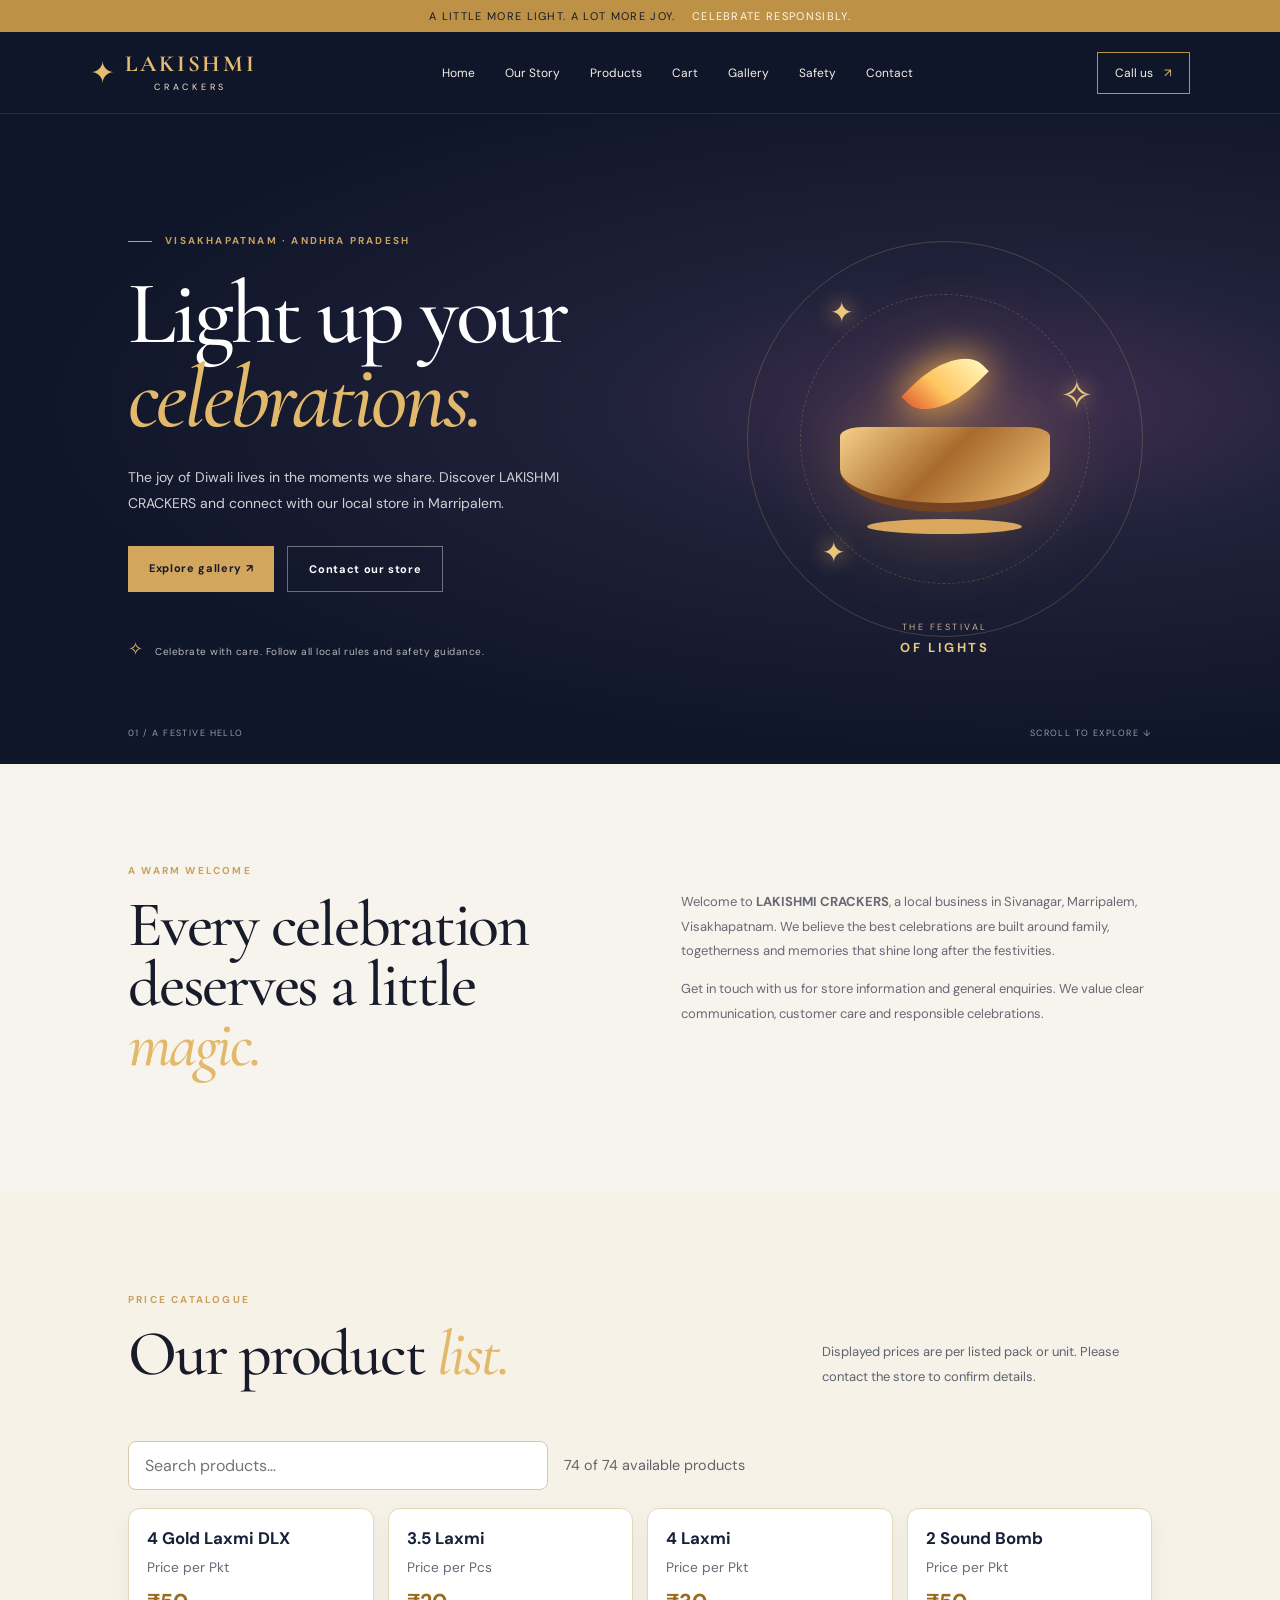
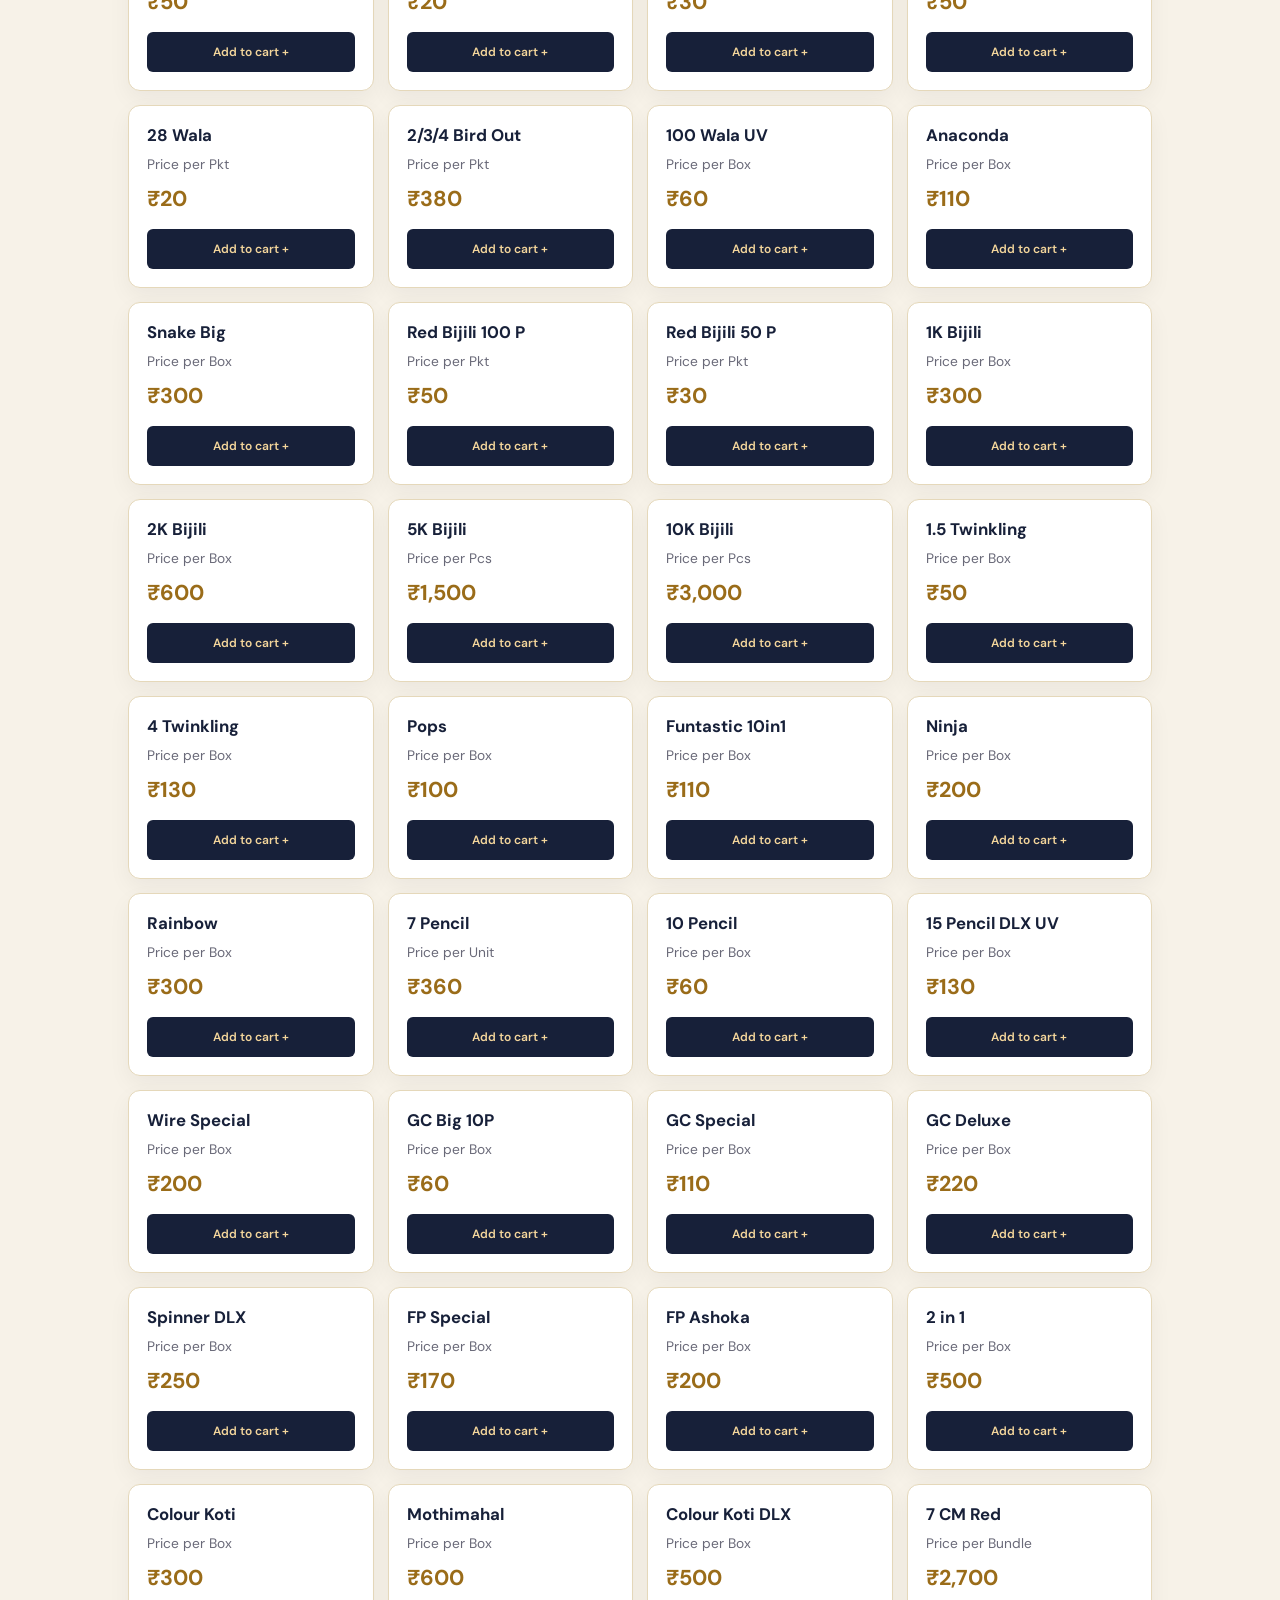
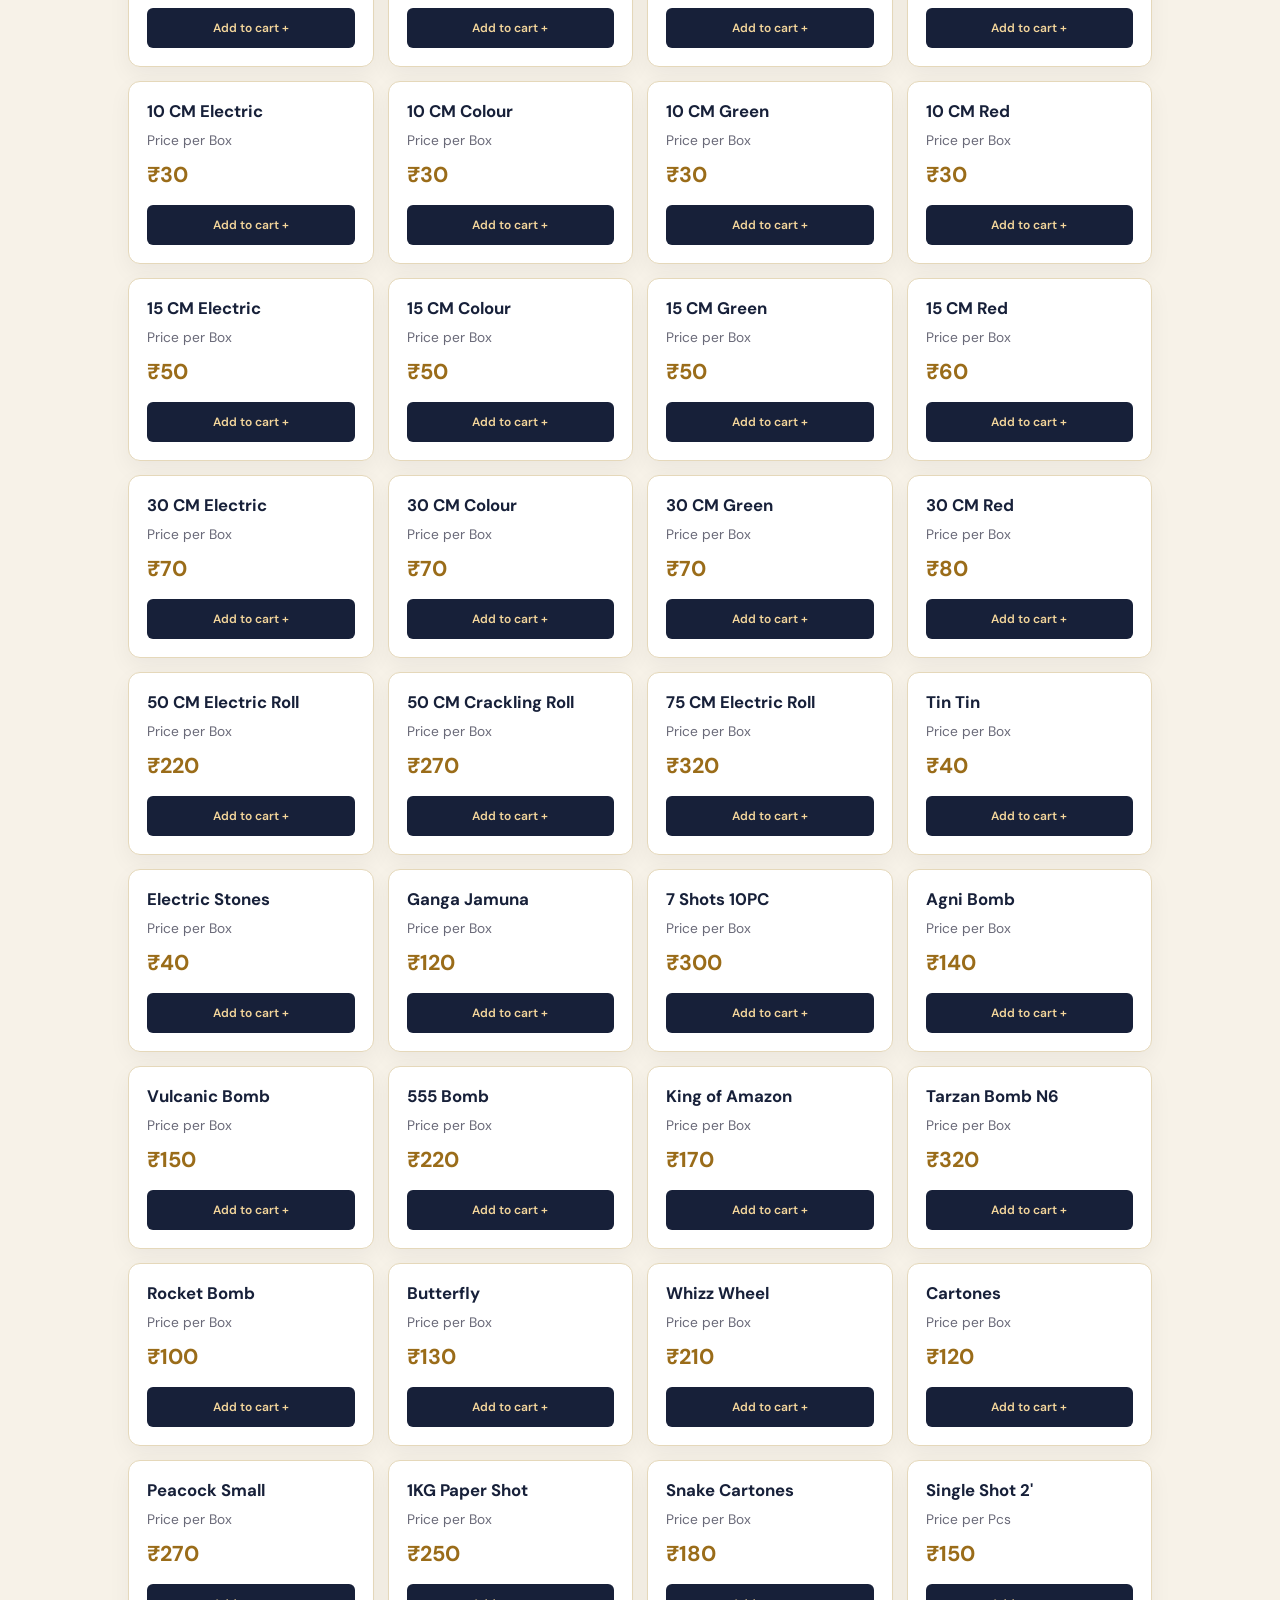
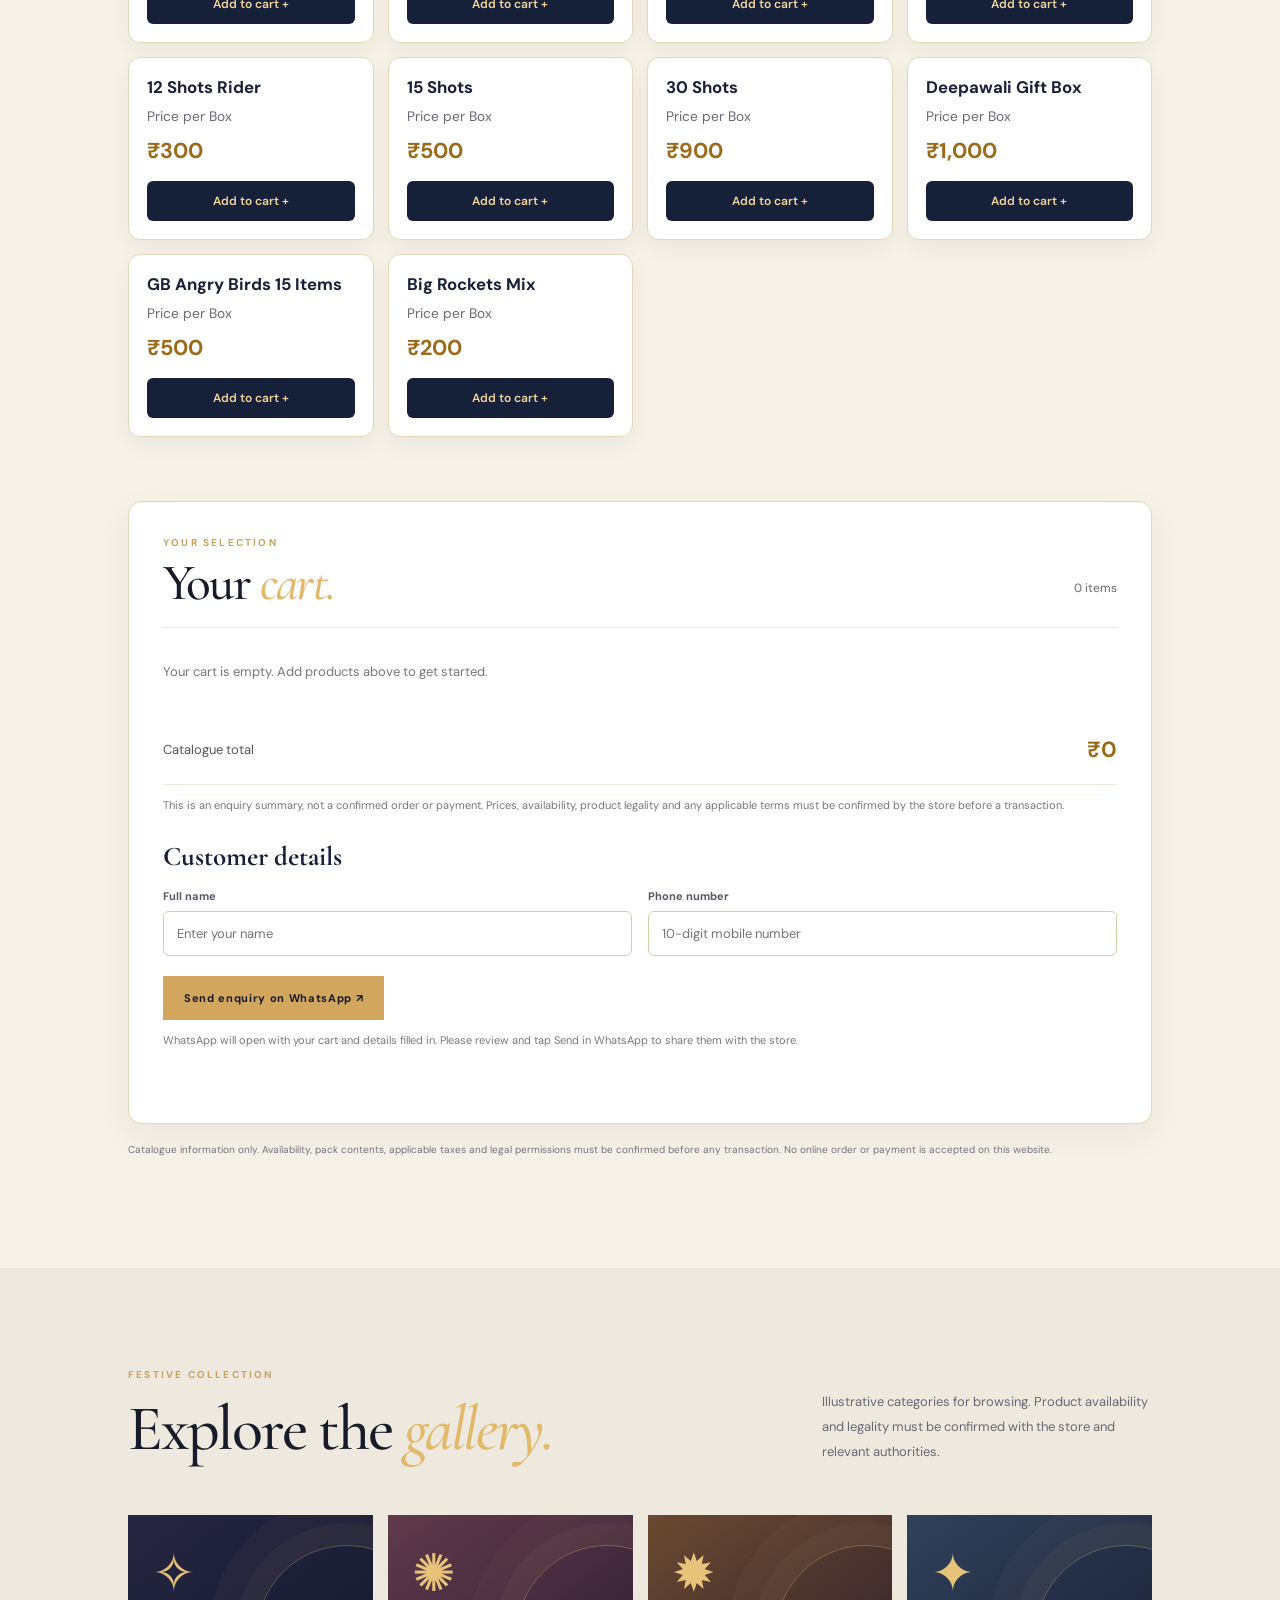
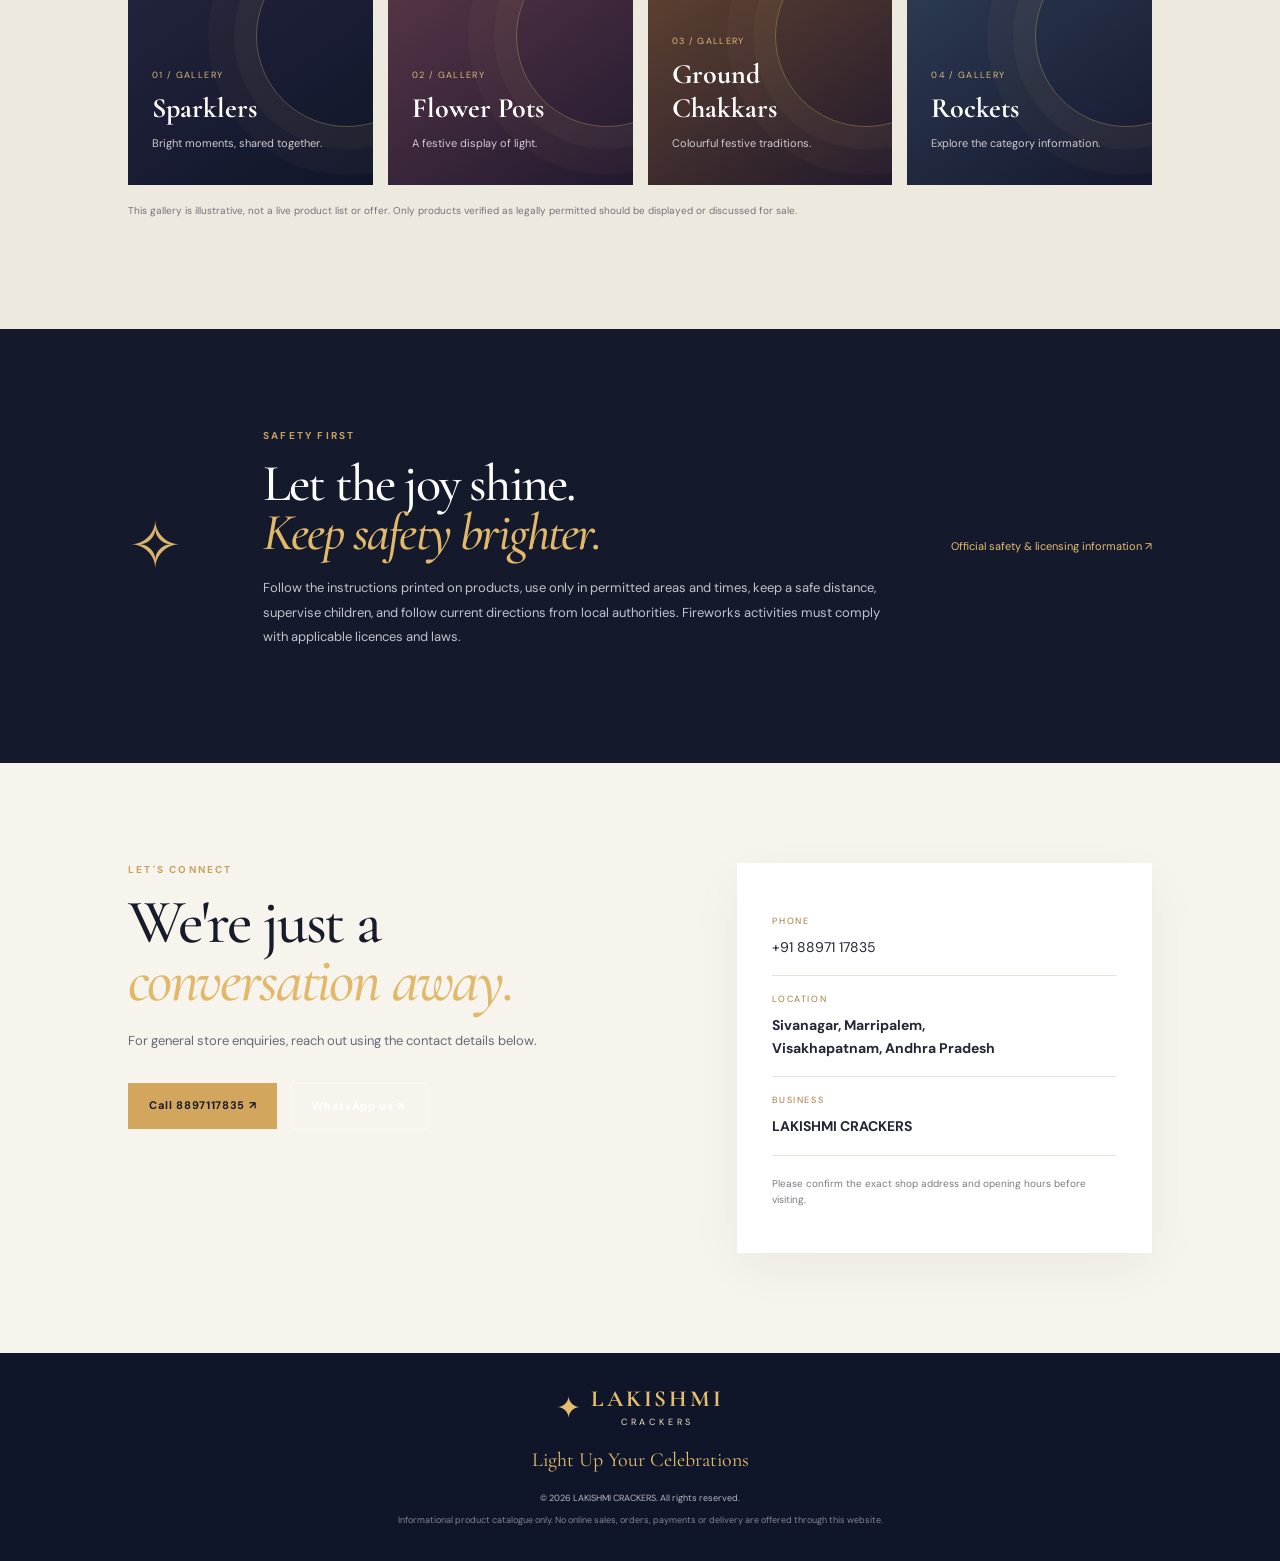
<file: index.html>
<!doctype html>
<html lang="en">
<head>
  <meta charset="utf-8">
  <meta name="viewport" content="width=device-width, initial-scale=1">
  <meta name="description" content="LAKISHMI CRACKERS — festive information and store enquiries in Marripalem, Visakhapatnam.">
  <meta name="theme-color" content="#101629">
  <title>LAKISHMI CRACKERS | Light Up Your Celebrations</title>
  <link rel="preconnect" href="https://fonts.googleapis.com">
  <link rel="preconnect" href="https://fonts.gstatic.com" crossorigin>
  <link href="https://fonts.googleapis.com/css2?family=Cormorant+Garamond:wght@500;600;700&family=DM+Sans:wght@400;500;600;700&display=swap" rel="stylesheet">
  <link rel="stylesheet" href="style.css">
  <script defer src="products.js"></script>
  <script defer src="script.js"></script>
</head>
<body>
  <div class="announcement">A little more light. A lot more joy. <span>Celebrate responsibly.</span></div>
  <header class="site-header">
    <a class="brand" href="#home" aria-label="Lakishmi Crackers home">
      <span class="brand-mark">✦</span>
      <span><strong>LAKISHMI</strong><small>CRACKERS</small></span>
    </a>
    <button class="menu-toggle" aria-label="Open navigation" aria-expanded="false">☰</button>
    <nav class="nav">
      <a href="#home">Home</a><a href="#about">Our Story</a><a href="#products">Products</a><a href="#cart">Cart</a><a href="#gallery">Gallery</a><a href="#safety">Safety</a><a href="#contact">Contact</a>
    </nav>
    <a class="header-call" href="tel:8897117835">Call us <span>↗</span></a>
  </header>

  <main>
    <section class="hero" id="home">
      <div class="hero-glow"></div>
      <div class="hero-content">
        <p class="eyebrow"><span></span> VISAKHAPATNAM · ANDHRA PRADESH</p>
        <h1>Light up your<br><em>celebrations.</em></h1>
        <p class="hero-copy">The joy of Diwali lives in the moments we share. Discover LAKISHMI CRACKERS and connect with our local store in Marripalem.</p>
        <div class="hero-actions">
          <a class="button button-gold" href="#gallery">Explore gallery <span>↗</span></a>
          <a class="button button-outline" href="#contact">Contact our store</a>
        </div>
        <div class="hero-note"><span>✧</span> Celebrate with care. Follow all local rules and safety guidance.</div>
      </div>
      <div class="hero-art" aria-label="Decorative festive diya illustration">
        <div class="orbit orbit-one"></div><div class="orbit orbit-two"></div>
        <div class="spark spark-a">✦</div><div class="spark spark-b">✧</div><div class="spark spark-c">✦</div>
        <div class="diya"><div class="flame"></div><div class="bowl"></div><div class="diya-base"></div></div>
        <div class="art-caption">THE FESTIVAL<br><b>OF LIGHTS</b></div>
      </div>
      <div class="hero-bottom"><span>01 / A FESTIVE HELLO</span><span>SCROLL TO EXPLORE ↓</span></div>
    </section>

    <section class="intro section" id="about">
      <div class="section-kicker">A WARM WELCOME</div>
      <div class="intro-grid">
        <h2>Every celebration<br>deserves a little <em>magic.</em></h2>
        <div><p>Welcome to <b>LAKISHMI CRACKERS</b>, a local business in Sivanagar, Marripalem, Visakhapatnam. We believe the best celebrations are built around family, togetherness and memories that shine long after the festivities.</p><p>Get in touch with us for store information and general enquiries. We value clear communication, customer care and responsible celebrations.</p></div>
      </div>
    </section>

    <section class="products section" id="products">
      <div class="section-heading"><div><div class="section-kicker">PRICE CATALOGUE</div><h2>Our product <em>list.</em></h2></div><p>Displayed prices are per listed pack or unit. Please contact the store to confirm details.</p></div>
      <div class="product-tools"><input id="product-search" type="search" placeholder="Search products…" aria-label="Search products"><span id="product-count" aria-live="polite"></span></div>
      <div class="product-grid" id="product-grid"></div>
      <p class="gallery-disclaimer" id="product-empty">Products will appear here after the shop marks them as available in the local price editor.</p>
      <section class="cart-panel" id="cart" aria-labelledby="cart-title">
        <div class="section-kicker">YOUR SELECTION</div>
        <div class="cart-heading"><h2 id="cart-title">Your <em>cart.</em></h2><span id="cart-count">0 items</span></div>
        <div id="cart-items" class="cart-items" aria-live="polite"><p class="cart-empty">Your cart is empty. Add products above to get started.</p></div>
        <div class="cart-total"><span>Catalogue total</span><strong id="cart-total">₹0</strong></div>
        <p class="cart-note">This is an enquiry summary, not a confirmed order or payment. Prices, availability, product legality and any applicable terms must be confirmed by the store before a transaction.</p>
        <form id="customer-form" class="customer-form">
          <h3>Customer details</h3>
          <div class="customer-fields">
            <label>Full name<input id="customer-name" name="name" type="text" autocomplete="name" maxlength="80" placeholder="Enter your name" required></label>
            <label>Phone number<input id="customer-phone" name="phone" type="tel" inputmode="numeric" autocomplete="tel" maxlength="10" pattern="[6-9][0-9]{9}" placeholder="10-digit mobile number" required></label>
          </div>
          <button class="button button-gold whatsapp-submit" type="submit">Send enquiry on WhatsApp ↗</button>
          <p class="whatsapp-hint">WhatsApp will open with your cart and details filled in. Please review and tap Send in WhatsApp to share them with the store.</p>
          <p id="cart-feedback" class="cart-feedback" role="status" aria-live="polite"></p>
        </form>
      </section>
      <p class="gallery-disclaimer">Catalogue information only. Availability, pack contents, applicable taxes and legal permissions must be confirmed before any transaction. No online order or payment is accepted on this website.</p>
    </section>

    <section class="gallery section" id="gallery">
      <div class="section-heading"><div><div class="section-kicker">FESTIVE COLLECTION</div><h2>Explore the <em>gallery.</em></h2></div><p>Illustrative categories for browsing. Product availability and legality must be confirmed with the store and relevant authorities.</p></div>
      <div class="category-grid">
        <article class="category-card card-spark"><div class="category-symbol">✧</div><div><small>01 / GALLERY</small><h3>Sparklers</h3><p>Bright moments, shared together.</p></div></article>
        <article class="category-card card-flower"><div class="category-symbol">✺</div><div><small>02 / GALLERY</small><h3>Flower Pots</h3><p>A festive display of light.</p></div></article>
        <article class="category-card card-wheel"><div class="category-symbol">✹</div><div><small>03 / GALLERY</small><h3>Ground Chakkars</h3><p>Colourful festive traditions.</p></div></article>
        <article class="category-card card-sky"><div class="category-symbol">✦</div><div><small>04 / GALLERY</small><h3>Rockets</h3><p>Explore the category information.</p></div></article>
      </div>
      <p class="gallery-disclaimer">This gallery is illustrative, not a live product list or offer. Only products verified as legally permitted should be displayed or discussed for sale.</p>
    </section>

    <section class="safety section" id="safety">
      <div class="safety-icon">✧</div>
      <div><div class="section-kicker">SAFETY FIRST</div><h2>Let the joy shine.<br><em>Keep safety brighter.</em></h2><p>Follow the instructions printed on products, use only in permitted areas and times, keep a safe distance, supervise children, and follow current directions from local authorities. Fireworks activities must comply with applicable licences and laws.</p></div>
      <a class="text-link" href="https://www.peso.gov.in/" target="_blank" rel="noopener">Official safety & licensing information ↗</a>
    </section>

    <section class="contact section" id="contact">
      <div class="contact-copy"><div class="section-kicker">LET'S CONNECT</div><h2>We're just a<br><em>conversation away.</em></h2><p>For general store enquiries, reach out using the contact details below.</p>
        <div class="contact-actions"><a class="button button-gold" href="tel:8897117835">Call 8897117835 ↗</a><a class="button button-outline" href="https://wa.me/918897117835?text=Hello%20LAKISHMI%20CRACKERS" target="_blank" rel="noopener">WhatsApp us ↗</a></div>
      </div>
      <div class="contact-card"><div class="contact-row"><span>PHONE</span><a href="tel:8897117835">+91 88971 17835</a></div><div class="contact-row"><span>LOCATION</span><b>Sivanagar, Marripalem,<br>Visakhapatnam, Andhra Pradesh</b></div><div class="contact-row"><span>BUSINESS</span><b>LAKISHMI CRACKERS</b></div><p class="address-note">Please confirm the exact shop address and opening hours before visiting.</p></div>
    </section>
  </main>

  <footer><a class="brand footer-brand" href="#home"><span class="brand-mark">✦</span><span><strong>LAKISHMI</strong><small>CRACKERS</small></span></a><p>Light Up Your Celebrations</p><small>© <span id="year"></span> LAKISHMI CRACKERS. All rights reserved.</small><small class="footer-legal">Informational product catalogue only. No online sales, orders, payments or delivery are offered through this website.</small></footer>
</body>
</html>
</file>
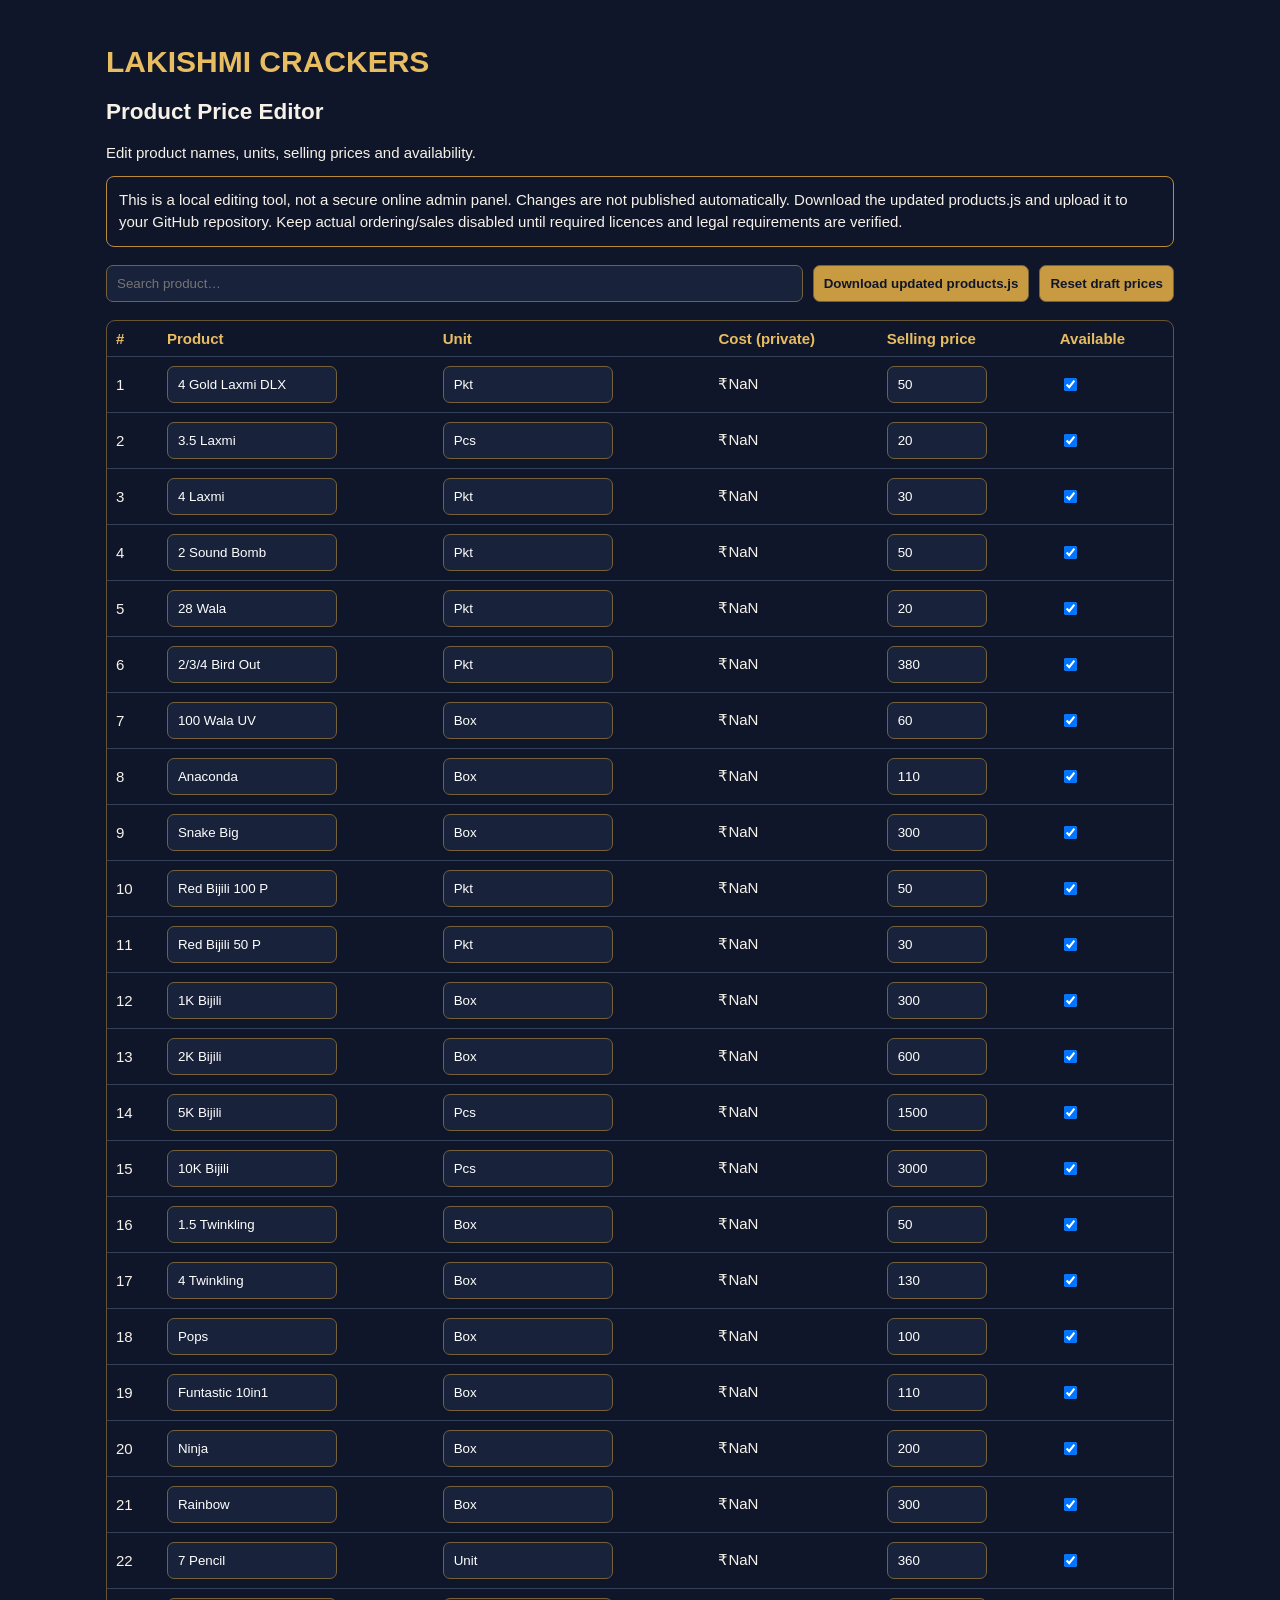
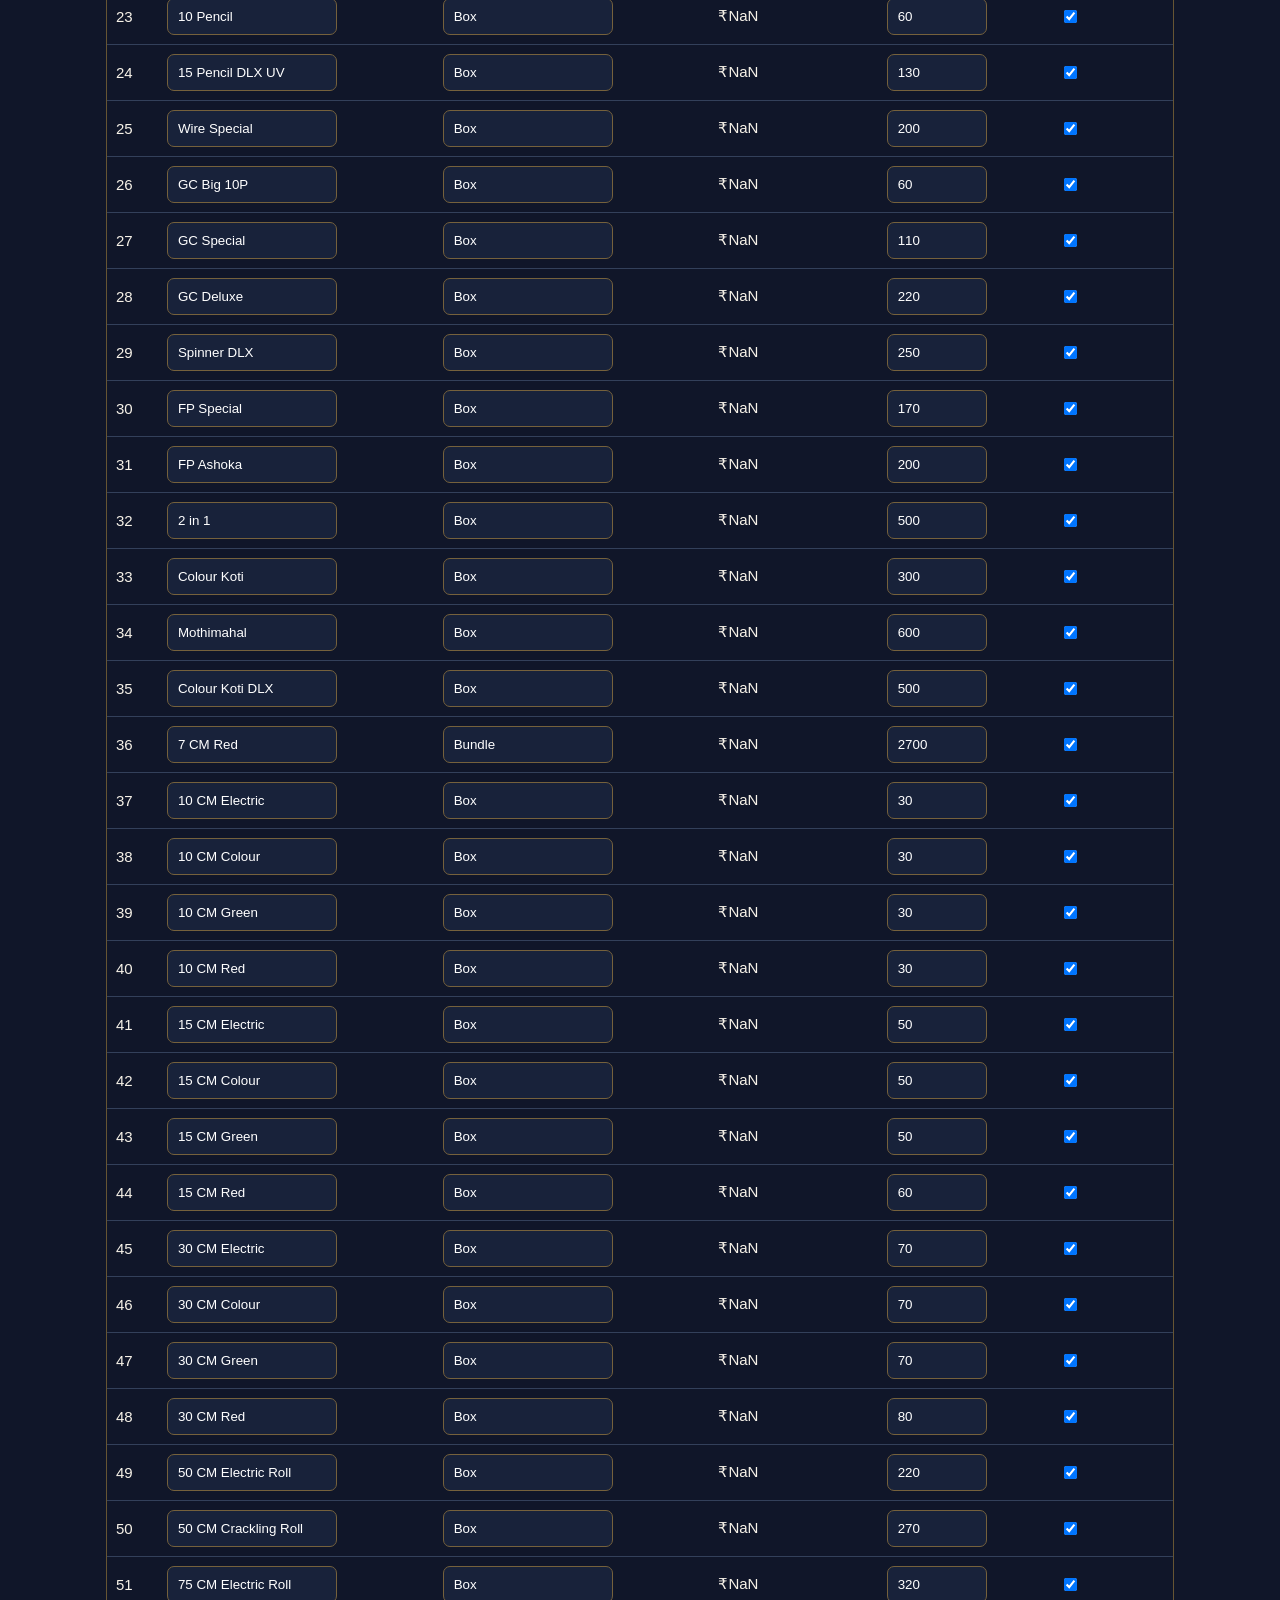
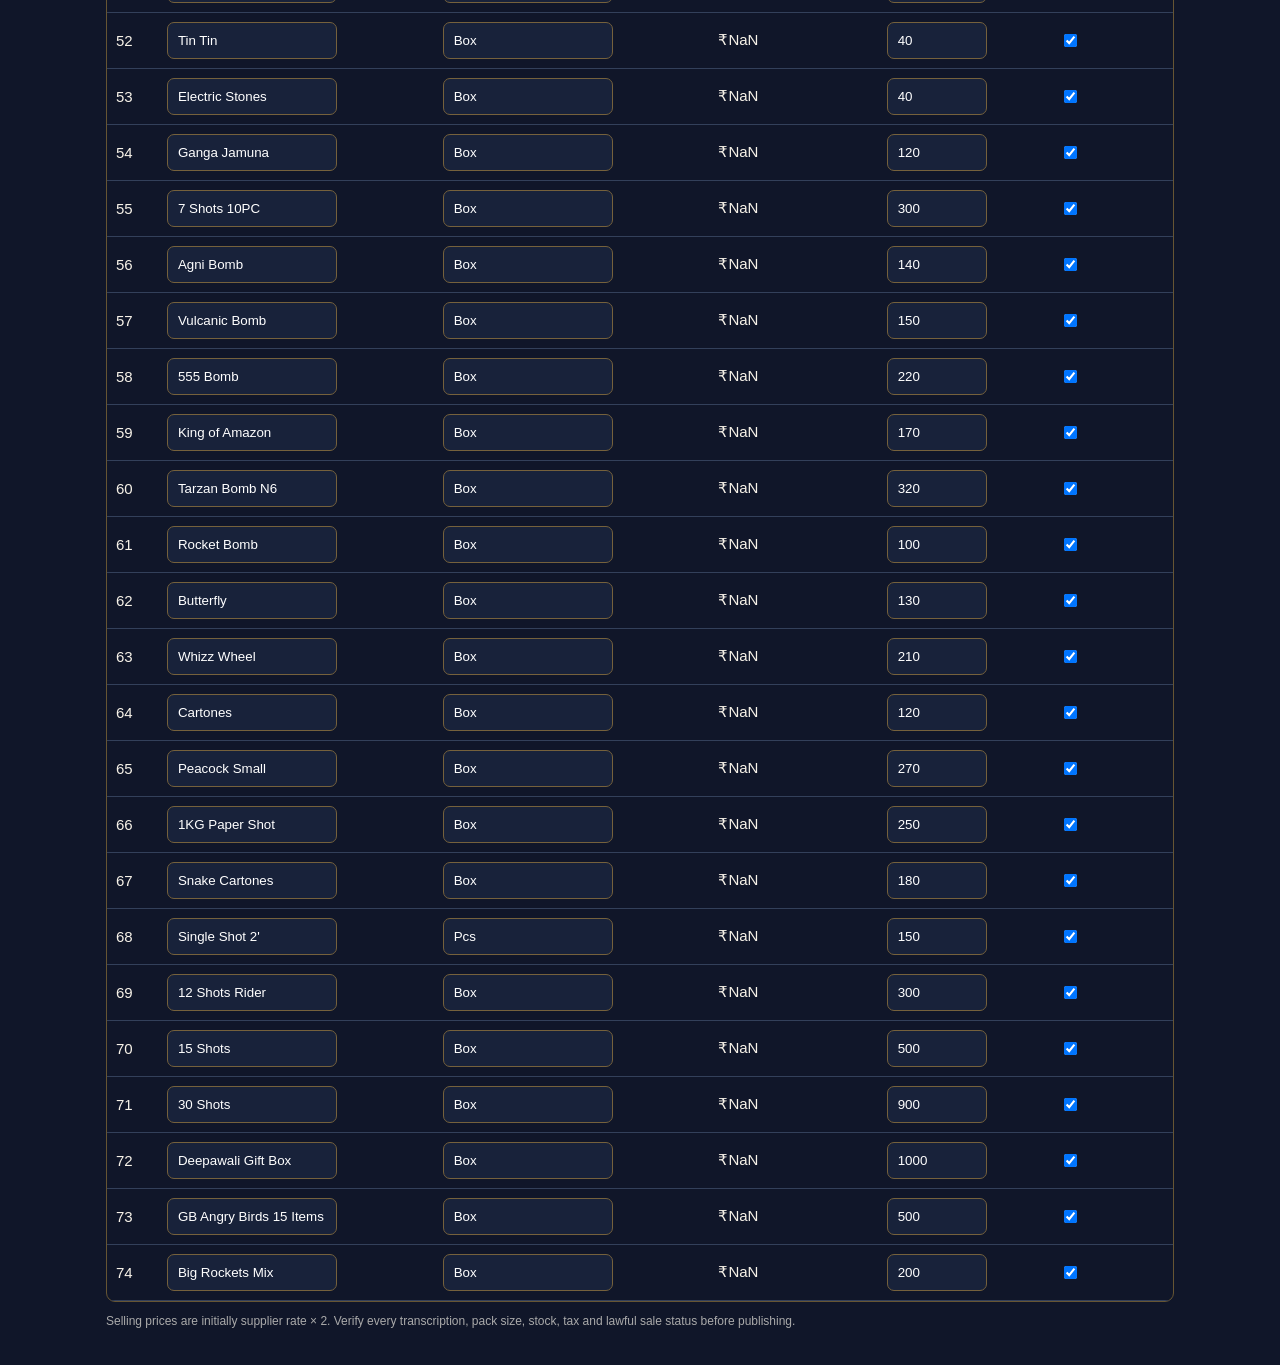
<file: price-editor.html>
<!doctype html><html lang="en"><head><meta charset="utf-8"><meta name="viewport" content="width=device-width,initial-scale=1"><title>LAKISHMI CRACKERS — Price Editor</title><style>
*{box-sizing:border-box}body{margin:0;background:#101629;color:#f7f2e8;font:15px Arial}main{max-width:1100px;margin:auto;padding:25px 16px}h1{color:#e8bd62}.notice{border:1px solid #b98b38;padding:12px;border-radius:8px;line-height:1.5}.bar{display:flex;gap:10px;flex-wrap:wrap;margin:18px 0}input,button{padding:10px;border-radius:7px;border:1px solid #75613c;background:#18223a;color:white}input[type=search]{flex:1;min-width:200px}button{background:#c89b43;color:#101629;font-weight:bold;cursor:pointer}.wrap{overflow:auto;border:1px solid #665533;border-radius:9px}table{border-collapse:collapse;width:100%;min-width:700px}th,td{padding:9px;border-bottom:1px solid #33405a;text-align:left}th{color:#e8bd62}td input[type=text]{width:170px}td input[type=number]{width:100px}.muted{color:#aaa;font-size:12px}</style></head><body><main>
<h1>LAKISHMI CRACKERS</h1><h2>Product Price Editor</h2><p>Edit product names, units, selling prices and availability.</p>
<div class="notice">This is a local editing tool, not a secure online admin panel. Changes are not published automatically. Download the updated products.js and upload it to your GitHub repository. Keep actual ordering/sales disabled until required licences and legal requirements are verified.</div>
<div class="bar"><input id="search" type="search" placeholder="Search product…"><button id="export">Download updated products.js</button><button id="reset">Reset draft prices</button></div>
<div class="wrap"><table><thead><tr><th>#</th><th>Product</th><th>Unit</th><th>Cost (private)</th><th>Selling price</th><th>Available</th></tr></thead><tbody id="rows"></tbody></table></div>
<p class="muted">Selling prices are initially supplier rate × 2. Verify every transcription, pack size, stock, tax and lawful sale status before publishing.</p></main>
<script src="products.js"></script><script>
const original=JSON.parse(JSON.stringify(window.LAKISHMI_PRODUCTS));let items=JSON.parse(JSON.stringify(original));const rows=document.querySelector('#rows'),search=document.querySelector('#search');
function render(){rows.innerHTML='';items.filter(p=>p.name.toLowerCase().includes(search.value.toLowerCase())||String(p.id).includes(search.value)).forEach(p=>{let tr=document.createElement('tr');tr.innerHTML=`<td>${p.id}</td><td><input type="text" data-id="${p.id}" data-k="name"></td><td><input type="text" data-id="${p.id}" data-k="unit"></td><td>₹${Number(p.costPrice).toFixed(2)}</td><td><input type="number" min="0" step="0.5" data-id="${p.id}" data-k="sellingPrice"></td><td><input type="checkbox" data-id="${p.id}" data-k="available"></td>`;rows.append(tr);tr.querySelector('[data-k=name]').value=p.name;tr.querySelector('[data-k=unit]').value=p.unit;tr.querySelector('[data-k=sellingPrice]').value=p.sellingPrice;tr.querySelector('[data-k=available]').checked=p.available;});}
rows.addEventListener('input',e=>{let p=items.find(x=>x.id===+e.target.dataset.id),k=e.target.dataset.k;if(!p||!k)return;p[k]=k==='sellingPrice'?Number(e.target.value):e.target.value;});
rows.addEventListener('change',e=>{let p=items.find(x=>x.id===+e.target.dataset.id);if(p&&e.target.dataset.k==='available')p.available=e.target.checked;});
search.addEventListener('input',render);document.querySelector('#reset').onclick=()=>{if(confirm('Reset all edits to the original doubled draft prices?')){items=JSON.parse(JSON.stringify(original));render();}};
document.querySelector('#export').onclick=()=>{let s='/* Draft catalogue data */\\nwindow.LAKISHMI_PRODUCTS = '+JSON.stringify(items,null,2)+';\\n';let a=document.createElement('a');a.href=URL.createObjectURL(new Blob([s],{type:'text/javascript'}));a.download='products.js';a.click();URL.revokeObjectURL(a.href);};render();
</script></body></html>
</file>
<file: style.css>
*{box-sizing:border-box}html{scroll-behavior:smooth}body{margin:0;background:#f7f4ed;color:#171b2a;font-family:"DM Sans",sans-serif}.announcement{padding:9px 5vw;text-align:center;background:#bd9146;color:#15192a;font-size:11px;letter-spacing:.12em;text-transform:uppercase}.announcement span{margin-left:12px;color:#fff8e9}.site-header{height:82px;padding:0 7vw;display:flex;align-items:center;justify-content:space-between;background:#101629;color:#fff;position:sticky;top:0;z-index:10;border-bottom:1px solid #ffffff18}.brand{display:flex;align-items:center;gap:10px;color:#e5bd70;text-decoration:none}.brand-mark{font-size:30px}.brand strong{display:block;font-family:"Cormorant Garamond",serif;font-size:23px;letter-spacing:.12em;line-height:1}.brand small{display:block;text-align:center;font-size:9px;letter-spacing:.42em;margin-top:5px;color:#f4e5c5}.nav{display:flex;gap:30px}.nav a,.header-call{color:#f5f0e5;text-decoration:none;font-size:12px}.nav a:hover,.header-call:hover{color:#e5bd70}.header-call{border:1px solid #bd9146;padding:12px 17px}.header-call span{color:#e5bd70;margin-left:8px}.menu-toggle{display:none;background:none;border:0;color:#fff;font-size:24px}.hero{min-height:650px;background:radial-gradient(ellipse at 78% 45%,#423052 0,#20213a 27%,#101629 67%);color:#fff;position:relative;overflow:hidden;padding:110px 10vw 70px}.hero-content{max-width:590px;position:relative;z-index:2}.eyebrow,.section-kicker{font-size:10px;letter-spacing:.22em;color:#c9a15c;font-weight:700}.eyebrow span{display:inline-block;width:24px;height:1px;background:#c9a15c;vertical-align:middle;margin-right:9px}.hero h1,.section h2{font-family:"Cormorant Garamond",serif;font-weight:500;font-size:clamp(58px,7vw,94px);line-height:.94;letter-spacing:-.035em;margin:25px 0}.hero h1 em,.section h2 em{color:#e2b96b;font-weight:500}.hero-copy{max-width:440px;color:#d1d0d5;line-height:1.8;font-size:14px}.hero-actions,.contact-actions{display:flex;gap:13px;flex-wrap:wrap;margin-top:30px}.button{display:inline-block;padding:15px 21px;text-decoration:none;font-size:11px;font-weight:700;letter-spacing:.06em}.button-gold{background:#d2a65d;color:#17192a}.button-gold:hover{background:#f0cf8b}.button-outline{border:1px solid #ffffff60;color:#fff}.button-outline:hover{border-color:#e2b96b;color:#e2b96b}.hero-note{margin-top:45px;color:#b9b8c1;font-size:10px;letter-spacing:.05em}.hero-note span{color:#e2b96b;font-size:18px;margin-right:8px}.hero-art{position:absolute;width:440px;height:440px;right:9%;top:105px;border-radius:50%;display:grid;place-items:center}.orbit{position:absolute;border:1px solid #d5ad6740;border-radius:50%;inset:5%}.orbit-two{inset:17%;border-style:dashed}.diya{position:relative;width:220px;height:190px;display:flex;align-items:center;flex-direction:column;justify-content:flex-end;filter:drop-shadow(0 0 40px #e7a34c55)}.flame{position:absolute;top:0;width:44px;height:80px;background:linear-gradient(#fff4b7,#ffc45e 60%,#e36b36);border-radius:80% 0 80% 0;transform:rotate(45deg);box-shadow:0 0 38px #ffb94c}.bowl{width:210px;height:85px;background:linear-gradient(135deg,#f6d18b,#a86a2d 48%,#f1c477);border-radius:12% 12% 55% 55%;border-bottom:9px solid #744322}.diya-base{width:155px;height:15px;border-radius:50%;background:#d9a85e;margin-top:7px}.spark{position:absolute;color:#eac77d;font-size:28px;text-shadow:0 0 20px #ffc45e}.spark-a{top:17%;left:24%}.spark-b{right:16%;top:34%;font-size:40px}.spark-c{bottom:20%;left:22%}.art-caption{position:absolute;bottom:0;text-align:center;color:#c6b18d;font-size:9px;letter-spacing:.28em;line-height:1.8}.art-caption b{color:#e9c77f;font-size:13px}.hero-bottom{position:absolute;bottom:25px;left:10vw;right:10vw;display:flex;justify-content:space-between;color:#9999a5;font-size:9px;letter-spacing:.16em}.section{padding:100px 10vw}.intro-grid{display:grid;grid-template-columns:1fr 1fr;gap:8%;align-items:start}.section h2{font-size:clamp(45px,5vw,65px);color:#171b2a;margin:18px 0}.intro-grid p,.section-heading p,.safety p,.contact-copy>p{font-size:13px;line-height:1.9;color:#676875}.gallery{background:#eee9df}.section-heading{display:flex;justify-content:space-between;align-items:end;gap:30px;margin-bottom:38px}.section-heading p{max-width:330px}.category-grid{display:grid;grid-template-columns:repeat(4,1fr);gap:15px}.category-card{min-height:270px;padding:24px;display:flex;flex-direction:column;justify-content:space-between;color:#fff;background:linear-gradient(145deg,#262541,#101629);position:relative;overflow:hidden}.category-card:after{content:"";position:absolute;width:180px;height:180px;border:1px solid #e7c37a55;border-radius:50%;right:-65px;top:30px;box-shadow:0 0 0 22px #e7c37a0a,0 0 0 48px #e7c37a08}.card-flower{background:linear-gradient(145deg,#603a4a,#21192f)}.card-wheel{background:linear-gradient(145deg,#6a4931,#21192c)}.card-sky{background:linear-gradient(145deg,#30415a,#15182e)}.category-symbol{font-size:52px;color:#e7c37a}.category-card small{font-size:9px;letter-spacing:.15em;color:#d8b978}.category-card h3{font-family:"Cormorant Garamond",serif;font-size:28px;margin:8px 0}.category-card p{font-size:11px;color:#d0cbd0}.gallery-disclaimer{font-size:10px;color:#76727a;margin-top:18px;line-height:1.6}.safety{display:grid;grid-template-columns:100px 1fr auto;gap:35px;align-items:center;background:#141a2c;color:#fff}.safety h2{color:#fff;font-size:52px}.safety p{color:#c2c2cb;max-width:620px}.safety-icon{font-size:65px;color:#d9b46d}.text-link{color:#e5bd70;font-size:11px;white-space:nowrap;text-decoration:none}.contact{display:grid;grid-template-columns:1.1fr .9fr;gap:10%;background:#f7f4ed}.contact h2{font-size:62px}.contact-card{background:#fff;padding:35px;box-shadow:0 15px 50px #171b2a0c}.contact-row{padding:17px 0;border-bottom:1px solid #e9e4db;display:flex;flex-direction:column;gap:9px}.contact-row span{font-size:9px;letter-spacing:.18em;color:#a17a3e}.contact-row b,.contact-row a{font-size:14px;color:#242638;text-decoration:none;line-height:1.6}.address-note{font-size:10px;line-height:1.6;color:#7c7b82;margin-top:20px}footer{background:#101629;color:#b8b7c0;padding:35px 10vw;text-align:center}footer .brand{justify-content:center}footer p{font-family:"Cormorant Garamond",serif;color:#e4bd70;font-size:20px}footer>small{display:block;font-size:9px;margin-top:10px}.footer-legal{color:#858592}.footer-brand{display:inline-flex}
@media(max-width:900px){.nav{gap:15px}.hero-art{right:-100px;opacity:.45}.hero-content{max-width:560px}.category-grid{grid-template-columns:repeat(2,1fr)}.safety{grid-template-columns:60px 1fr}.text-link{grid-column:2}.section{padding:75px 7vw}}
@media(max-width:650px){.announcement{font-size:9px}.site-header{height:70px;padding:0 6vw}.menu-toggle{display:block;margin-left:auto;margin-right:18px}.nav{display:none;position:absolute;top:70px;left:0;right:0;background:#101629;padding:20px 7vw 26px;flex-direction:column;gap:20px;border-top:1px solid #ffffff20}.nav.open{display:flex}.header-call{padding:10px;font-size:10px}.hero{padding:85px 7vw 90px;min-height:690px}.hero h1{font-size:66px}.hero-art{width:300px;height:300px;right:-80px;top:300px;opacity:.27}.hero-bottom{left:7vw;right:7vw;font-size:8px}.intro-grid,.contact{grid-template-columns:1fr;gap:20px}.section-heading{display:block}.category-grid{grid-template-columns:1fr 1fr;gap:9px}.category-card{min-height:220px;padding:16px}.category-card h3{font-size:23px}.safety{grid-template-columns:1fr;gap:10px}.safety-icon{font-size:42px}.safety h2,.contact h2{font-size:48px}.text-link{grid-column:auto}.contact-card{padding:25px}.section{padding:65px 7vw}}

/* Product catalogue */
.products{background:#f7f2e8;color:#172039}
.products .section-heading p{color:#5d6170}
.product-tools{display:flex;align-items:center;gap:16px;margin:26px 0 18px}
.product-tools input{width:min(100%,420px);padding:13px 16px;border:1px solid #d6c8a8;border-radius:8px;background:#fff;color:#172039;font:inherit}
#product-count{font-size:.9rem;color:#65616a}
.product-grid{display:grid;grid-template-columns:repeat(4,minmax(0,1fr));gap:14px}
.product-card{background:#fff;border:1px solid #e5d8ba;border-radius:12px;padding:18px;box-shadow:0 8px 22px rgba(26,24,30,.05)}
.product-card h3{font-size:1.05rem;margin:0 0 9px;color:#172039}
.product-unit{font-size:.86rem;color:#696978;margin:0 0 12px}
.product-price{font-size:1.35rem;color:#9a6c19}
@media(max-width:850px){.product-grid{grid-template-columns:repeat(2,minmax(0,1fr))}}
@media(max-width:480px){.product-grid{grid-template-columns:1fr}.product-tools{align-items:flex-start;flex-direction:column}}

/* Cart and WhatsApp enquiry */
.cart-panel{margin-top:64px;padding:34px;background:#fff;border:1px solid #e5d8ba;border-radius:14px;box-shadow:0 12px 35px rgba(26,24,30,.06)}
.cart-heading{display:flex;align-items:center;justify-content:space-between;gap:20px}.cart-heading h2{font-size:clamp(38px,4vw,52px);margin:10px 0 20px}.cart-heading>span{font-size:12px;color:#696978}
.add-cart-button{margin-top:16px;width:100%;border:0;border-radius:6px;padding:12px;background:#172039;color:#f3d59b;font:600 12px "DM Sans",sans-serif;cursor:pointer}.add-cart-button:hover{background:#293653}
.cart-items{border-top:1px solid #eee6d7}.cart-empty{padding:22px 0;color:#777;font-size:13px}.cart-row{display:grid;grid-template-columns:minmax(150px,1fr) auto auto auto;align-items:center;gap:18px;padding:16px 0;border-bottom:1px solid #eee6d7}.cart-product-details{display:flex;flex-direction:column;gap:5px}.cart-product-details strong{font-size:13px;color:#172039}.cart-product-details small{font-size:11px;color:#777}.quantity-controls{display:flex;align-items:center;gap:12px}.quantity-controls button{width:30px;height:30px;border:1px solid #d8c9aa;border-radius:50%;background:#faf7f0;color:#172039;font-size:18px;cursor:pointer}.quantity-controls span{min-width:16px;text-align:center;font-size:13px}.cart-line-total{font-size:13px;color:#9a6c19;white-space:nowrap}.remove-item{border:0;background:none;color:#8b4b42;text-decoration:underline;font:11px "DM Sans",sans-serif;cursor:pointer}.cart-total{display:flex;justify-content:space-between;align-items:center;padding:20px 0;border-bottom:1px solid #eee6d7;color:#555;font-size:13px}.cart-total strong{font-size:22px;color:#9a6c19}.cart-note,.whatsapp-hint{font-size:11px;line-height:1.65;color:#777}.customer-form{margin-top:26px}.customer-form h3{font-family:"Cormorant Garamond",serif;font-size:27px;margin:0 0 16px;color:#172039}.customer-fields{display:grid;grid-template-columns:1fr 1fr;gap:16px}.customer-fields label{display:flex;flex-direction:column;gap:8px;font-size:11px;font-weight:700;color:#565766}.customer-fields input{width:100%;padding:13px;border:1px solid #d8c9aa;border-radius:6px;background:#fff;font:13px "DM Sans",sans-serif;color:#172039}.whatsapp-submit{border:0;cursor:pointer;margin-top:20px;font-family:"DM Sans",sans-serif}.cart-feedback{font-size:12px;color:#28613c;min-height:16px}
@media(max-width:600px){.cart-panel{padding:22px 16px}.cart-row{grid-template-columns:1fr auto;gap:10px}.cart-line-total{grid-column:1}.remove-item{grid-column:2;grid-row:2}.customer-fields{grid-template-columns:1fr}.cart-heading{align-items:flex-start}}
</file>
